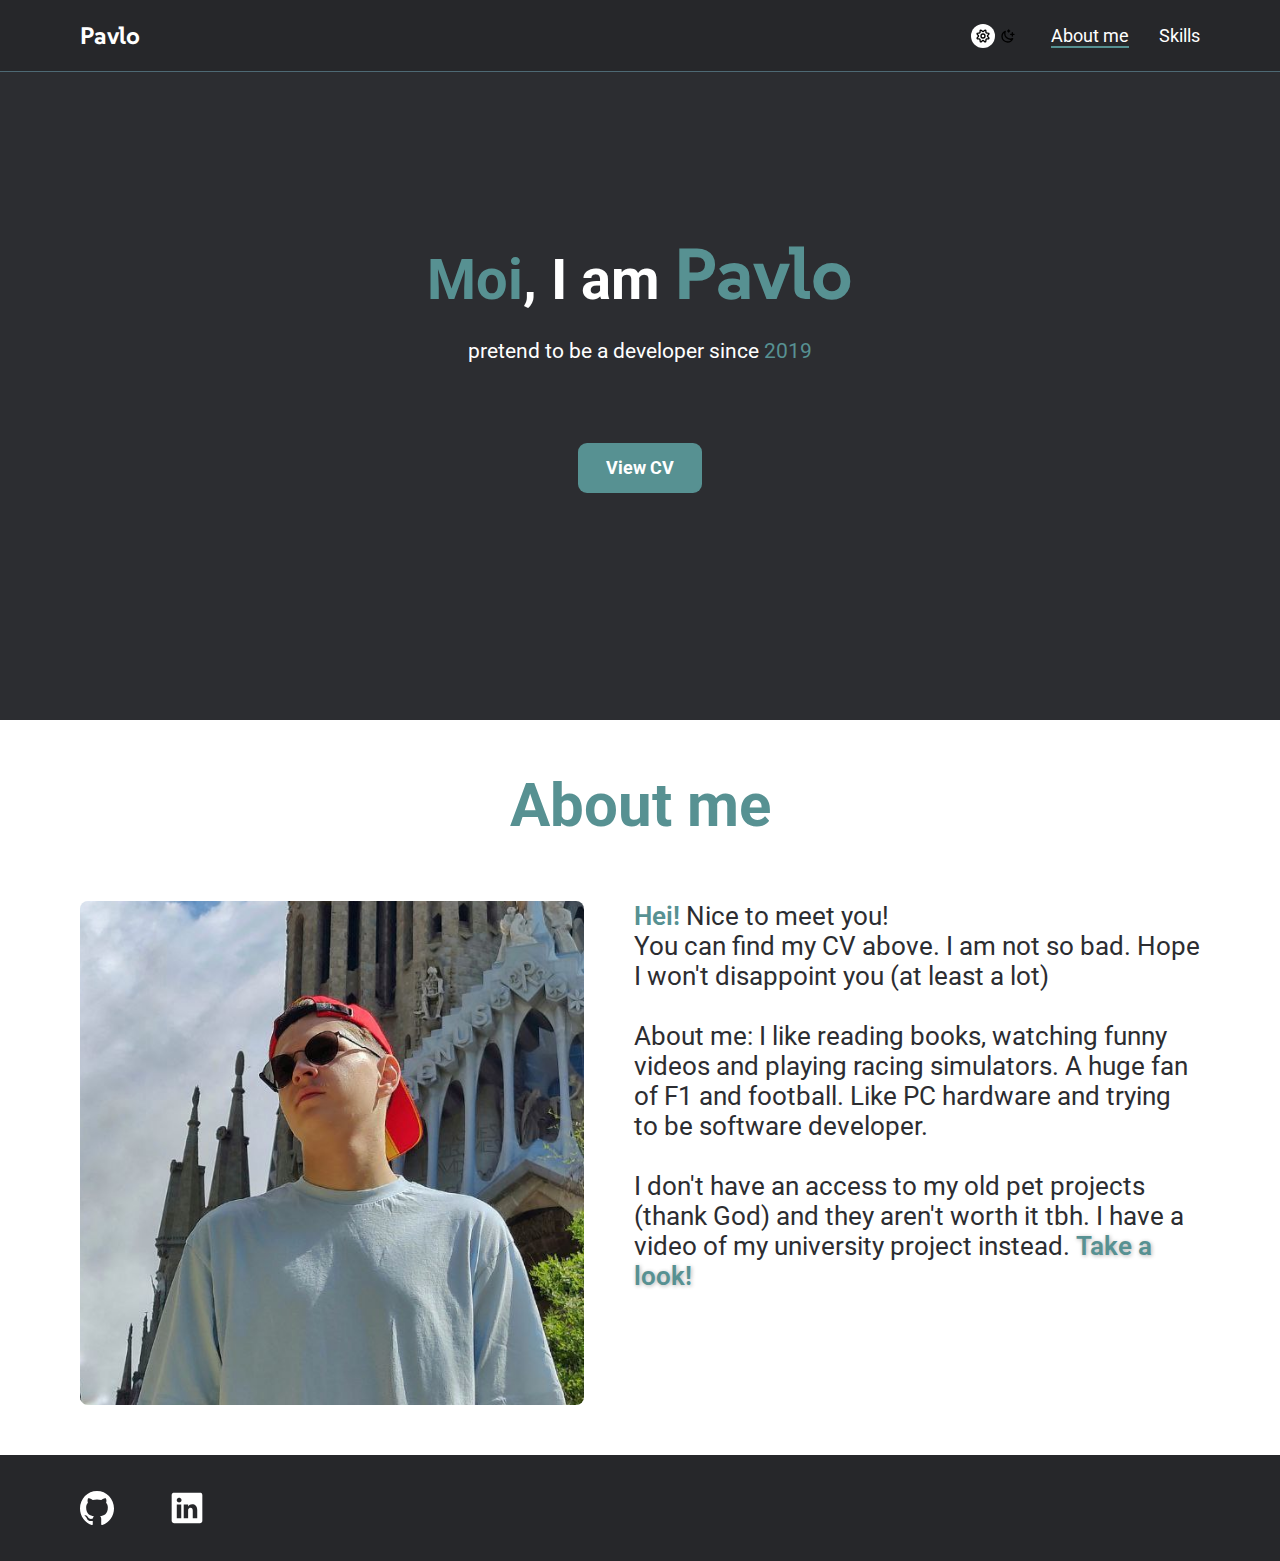
<file: index.html>
<!DOCTYPE html>
<html lang="en">
<head>
    <meta charset="UTF-8">
    <meta http-equiv="X-UA-Compatible" content="IE=edge">
    <meta name="viewport" content="width=device-width, initial-scale=1.0">
    <title>Pavlo's home</title>
    <link rel="stylesheet" href="./css/main.css">
</head>
<body>
    <nav class="nav">
        <div class="container">
            <div class="nav-wrapper">
                <a href="./index" class="logo">Pavlo</a>
                <button class="dark-mode-btn">
                    <img src="./img/sun.svg" alt="light" class="dark-mode-btn-icon">
                    <img src="./img/moon.svg" alt="dark" class="dark-mode-btn-icon">
                </button>
                <ul class="nav-list">
                    <li class="nav-list-item"><a href="./index" class="nav-list-link nav-list-link--active">About me</a></li>
                    <li class="nav-list-item"><a href="./skills" class="nav-list-link">Skills</a></li>
                </ul>
            </div>
        </div>
    </nav>

    <header class="header">
        <div class="header-wrapper">
            <h1 class="header-title">
                <span>Moi</span>, I am <em>Pavlo</em>
            </h1>
            <div class="header-text">
                <p>pretend to be a developer since <span>2019</span></p>
            </div>
            <a href="https://drive.google.com/file/d/159_dv69Q_8UWlUd7k47LBMNeUH9BaG0e/view?usp=sharing" target="_blank" class="btn">View CV</a>
        </div>
    </header>

    <main class="section">
        <div class="container">
            <h2 class="title">About me</h2>
            <div class="section-wrapper">
                <div class="section-up-row">
                    <img src="./img/me.png" alt="" class="photo">
                    <div class="section-text">
                        <span>Hei!</span> Nice to meet you! <br>
                        You can find my CV above. I am not so bad. Hope I won't disappoint you (at least a lot) <br><br>
                        About me: I like reading books, watching funny videos and playing racing simulators. A huge fan of F1 and football. Like PC hardware and trying to be software developer.
                        <br><br>I don't have an access to my old pet projects (thank God) and they aren't worth it tbh. I have a video of my university project instead. <a href="https://drive.google.com/file/d/1rYO3QTrYas8MbmadSoNgb3XSxyE1LOyB/view?usp=sharing" target="_blank">Take a look!</a> 
                    </div>
                </div>
                <div class="section-bot-row">
                    <!-- video -->
                </div>
            </div>
        </div>
    </main>

    <footer class="footer">
        <div class="container">
            <ul class="my-links">
                <li class="my-links-item"><a href="https://github.com/pashizy" target="_blank"><img src="./img/github.svg" alt="GitHub"></a></li>
                <li class="my-links-item"><a href="https://www.linkedin.com/in/pavlo-biliach-0a216a252/" target="_blank"><img src="./img/linkedin.svg" alt="LinkedIn"></a></li>
            </ul>
        </div>
    </footer>

    <script src="./js/main.js"></script>

</body>
</html>
</file>
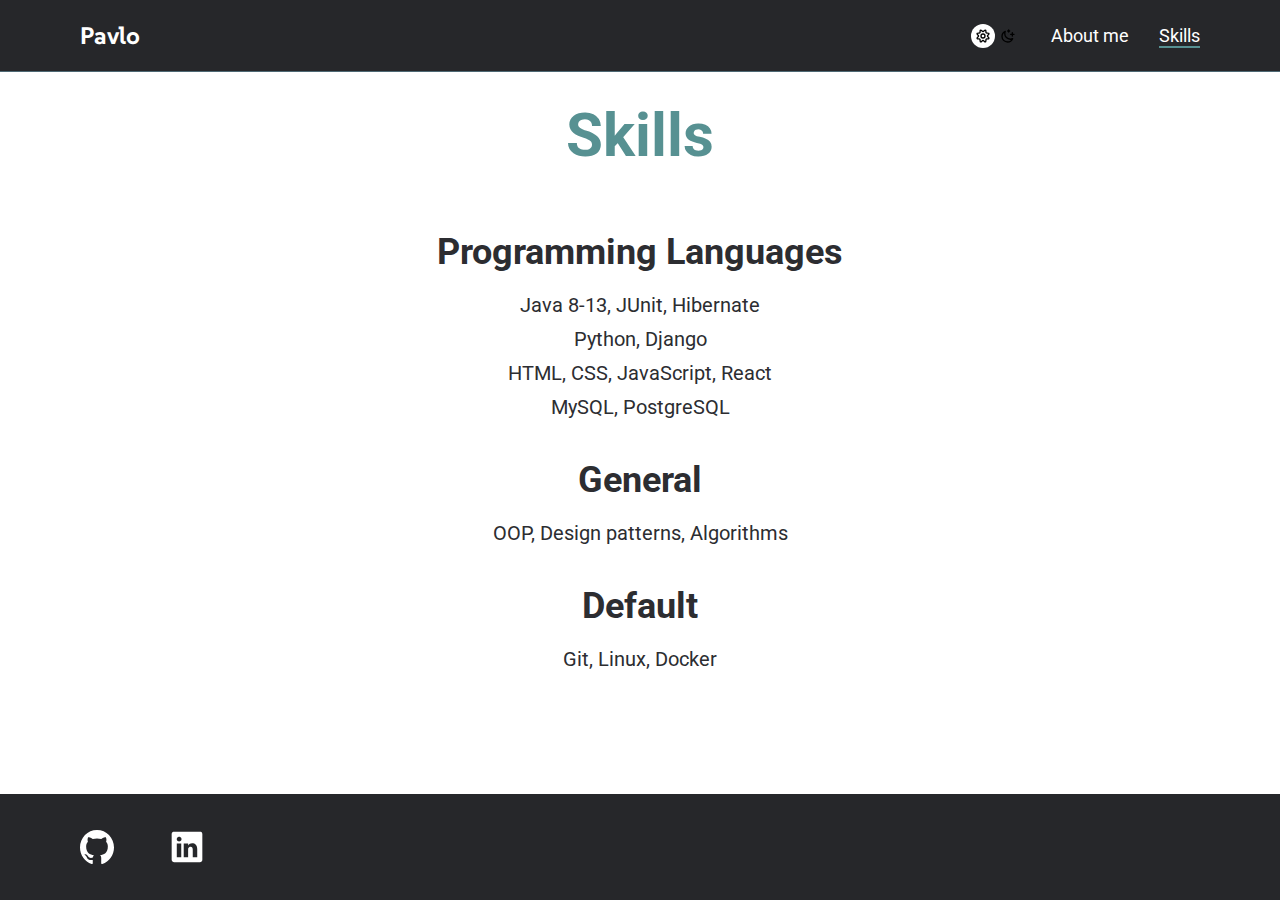
<file: skills.html>
<!DOCTYPE html>
<html lang="en">
<head>
    <meta charset="UTF-8">
    <meta http-equiv="X-UA-Compatible" content="IE=edge">
    <meta name="viewport" content="width=device-width, initial-scale=1.0">
    <title>Pavlo's skills</title>
    <link rel="stylesheet" href="./css/main.css">
</head>
<body>
    <nav class="nav">
        <div class="container">
            <div class="nav-wrapper">
                <a href="./index" class="logo">Pavlo</a>
                <button class="dark-mode-btn">
                    <img src="./img/sun.svg" alt="light" class="dark-mode-btn-icon">
                    <img src="./img/moon.svg" alt="dark" class="dark-mode-btn-icon">
                </button>
                <ul class="nav-list">
                    <li class="nav-list-item"><a href="./index" class="nav-list-link">About me</a></li>
                    <li class="nav-list-item"><a href="./skills" class="nav-list-link nav-list-link--active">Skills</a></li>
                </ul>
            </div>
        </div>
    </nav>
    <main class="section-alternative">
        <div class="container">
            <h1 class="title">Skills</h1>
            <ul class="content-list">
                <li class="content-list-item">
                    <h2 class="title1">Programming Languages</h2>
                    <p class="content-list-item-row">Java 8-13, JUnit, Hibernate</p>
                    <p class="content-list-item-row">Python, Django</p>
                    <p class="content-list-item-row">HTML, CSS, JavaScript, React</p>
                    <p class="content-list-item-row">MySQL, PostgreSQL</p>
                </li>
                <li class="content-list-item">
                    <h2 class="title1">General</h2>
                    <p class="content-list-item-row">OOP, Design patterns, Algorithms</p>
                </li>
                <li class="content-list-item">
                    <h2 class="title1">Default</h2>
                    <p class="content-list-item-row">Git, Linux, Docker</p>
                </li>
            </ul>
        </div>
    </main>
    <footer class="footer">
        <div class="container">
            <ul class="my-links">
                <li class="my-links-item"><a href="https://github.com/pashizy" target="_blank"><img src="./img/github.svg" alt="GitHub"></a></li>
                <li class="my-links-item"><a href="https://www.linkedin.com/in/pavlo-biliach-0a216a252/" target="_blank"><img src="./img/linkedin.svg" alt="LinkedIn"></a></li>
            </ul>
        </div>
    </footer>
    <script src="./js/main.js"></script>
</body>
</html>
</file>
<file: css/main.css>
@import "./reset.css";
@import url('https://fonts.googleapis.com/css2?family=Roboto:ital,wght@0,100;0,300;0,400;0,500;0,700;0,900;1,100;1,300;1,400;1,500;1,700;1,900&family=SUSE:wght@100..800&display=swap');

/*
font-family: "SUSE", sans-serif;
font-family: "Roboto", sans-serif;
  */

  :root {
    --black: #2C2D31;
    --blacker: #26272a;
    --much-blacker: #1e1f21;
    --white: #FFFFFF;
    --blue: #579192;
    --darkblue: #4E6974;

    --navbar-color:var(--blacker);
    --header-color:var(--black);
    --footer-color:var(--blacker);
    --shadow: rgb(178, 178, 178);
}

.dark {
    background-color: var(--black);
    color: var(--white);
    
    --navbar-color:var(--much-blacker);
    --header-color:var(--blacker);
    --footer-color:var(--much-blacker);
    --shadow: #454545;
}

html, body {
    display: flex;
    flex-direction: column;
    min-height: 100vh;
    font-family: "Roboto", sans-serif;
    color: var(--black);
    background-color: var(--white);
}

.container {
    margin: 0 auto;
    padding: 0 20px;
    max-width: 1160px;
}

/* Nav */

.nav {
    position: fixed;
    width: 100%;
    padding: 20px 0;
    
    background-color: var(--navbar-color);
    color: var(--white);
    border-bottom: 1px solid var(--darkblue);
}

.nav-wrapper {
    display: flex;
    flex-wrap: wrap;
    justify-content: flex-end;
    align-items: center;
    column-gap: 30px;
}

.nav-list {
    display: flex;
    flex-wrap: wrap;
    align-items: center;
    column-gap: 30px;
    font-size: 18px;
}

.nav-list-link {
    color: var(--white);
    transition: 0.2s;
}

.nav-list-link:hover {
    opacity: 0.7;
}

.nav-list-link--active {
    position: relative;
}

.nav-list-link--active::before {
    content: "";
    position: absolute;
    top: 100%;
    width: 100%;
    height: 2px;

    background-color: var(--blue);
}

/* Logo */

.logo {
    margin-right: auto;
    
    color: var(--white);
    font-size: 24px;
    font-weight: 700;
    font-family: "SUSE", sans-serif;
    
    transition: 0.2s;
}

.logo:hover {
    color: var(--blue);
}

.logo strong {
    font-weight: 700;
}

/* Header */

.header {
    padding: 40px 0;
    min-height: 720px;

    display: flex;
    justify-content: center;
    align-items: center;
    text-align: center;

    background-color: var(--header-color);
    color: var(--white);
}

.header-wrapper {
    padding: 0 15px;
}

.header-wrapper span {
    color: var(--blue);
}

.title{
    margin-bottom: 60px;
    font-size: 60px;
    font-weight: 700;
    color: var(--blue);
    text-align: center;
}

.header-title {
    margin-bottom: 20px;
    font-size: 40px;
    font-weight: 400;

    font-size: 56px;
    font-weight: 700;
}

.header-title em {
    font-family: "SUSE", sans-serif;
    font-style: normal;
    font-size: 72px;
    font-weight: 700;
    color: var(--blue);
}

.header-text {
    margin-bottom: 80px;
    font-size: 21px;
}


/* Btn */

.btn {
    display: inline-block;
    height: 50px;
    padding: 14px 28px;
    border-radius: 9px;
    background-color: var(--blue);
    color: var(--white);
    font-size: 18px;
    font-weight: 700;

    transition: 0.2s ease-in;
}

.btn:hover {
    opacity: 0.7;
}

.btn:active {
    background-color: var(--darkblue);
}

/* Theme button */

.dark-mode-btn {
    display: flex;
    justify-content: space-between;
    position: relative;
    width: 51px;
    padding: 5px;

    border-radius: 50%;
}

.dark-mode-btn::before {
    content: "";
    display: block;
    position: absolute;
    top: 1px;
    left: 1px;
    width: 24px;
    height: 24px;

    border-radius: 50%;
    background-color: var(--white);

    transition: 0.4s;
}

.dark-mode-btn--active::before {
    left: 26px;
}

.dark-mode-btn-icon {
    position: relative;
    width: 16px
}

/* Section */

.section{
    padding: 50px 0;
}

.section-alternative{
    padding: 100px 0;
}

.section-wrapper {
    display: flex;
    flex-direction: column;
    justify-content: center;
    align-items: center;
}

.section-up-row {
    display: flex;
    flex-direction: row;
    column-gap: 50px;
}

.section-up-row img{
    object-fit: cover;
    border-radius: 8px;
    max-width: 45%;
}

.section-text {
    font-size: 26px;
}

.section-text span {
    color: var(--blue);
    font-weight: 600;
}

.section-text a{
    color: var(--blue);
    font-weight: 600;
    text-shadow: 1px 1px 4px var(--shadow);
    transition: 0.2s;
}

.section-text a:hover {
    color: var(--darkblue);
    text-shadow: 0px 0px;
}

/* Skills */

.content-list {
    display: flex;
    flex-direction: column;
    align-items: center;
    text-align: center;
    row-gap: 30px;
}

.title1{
    margin-bottom: 20px;
    font-size: 36px;
    font-weight: 700;
}

.content-list-item-row{
    margin: 10px 0;
    font-size: 20px;
}

/* Footer */

.footer {
    padding: 30px 0;
    margin-top: auto;
    background-color: var(--footer-color);
}

.my-links {
    display: flex;
    align-items: center;
    column-gap: 50px;
}

.my-links-item img {
    width: 34px;
    filter: invert(1);
    transition: 0.2s;
}

.my-links li:nth-child(2) img{
    width: 46px;
}

.my-links-item img:hover {
    opacity: 0.7;
}

@media (max-width: 640px) {

    .header {
        min-height: 440px;
        padding: 100px 0 30px 0;
    }

    .header-title {
        font-size: 32px;
    }

    .header-title em {
        font-size: 38px;
    }

    .header-text {
        font-size: 14px;
    }

    .nav-wrapper {
        justify-content: space-between;
    }

    .title {
        margin-bottom: 30px;
        font-size: 34px;
    }

    .section-text {
        font-size: 16px;
    }

    .content-list-item-row{
        font-size: 16px;
    }

    .title1 {
        margin-bottom: 10px;
        font-size: 24px;
    }

    .footer {
        padding: 20px 0;
    }

    .footer-wrapper {
        row-gap: 20px;
    }

    .my-links {
        column-gap: 20px;
    }

    .my-links-item img{
        width: 28px;
    }

    .my-links li:nth-child(2) img{
        width: 40px;
    }
    

}
</file>
